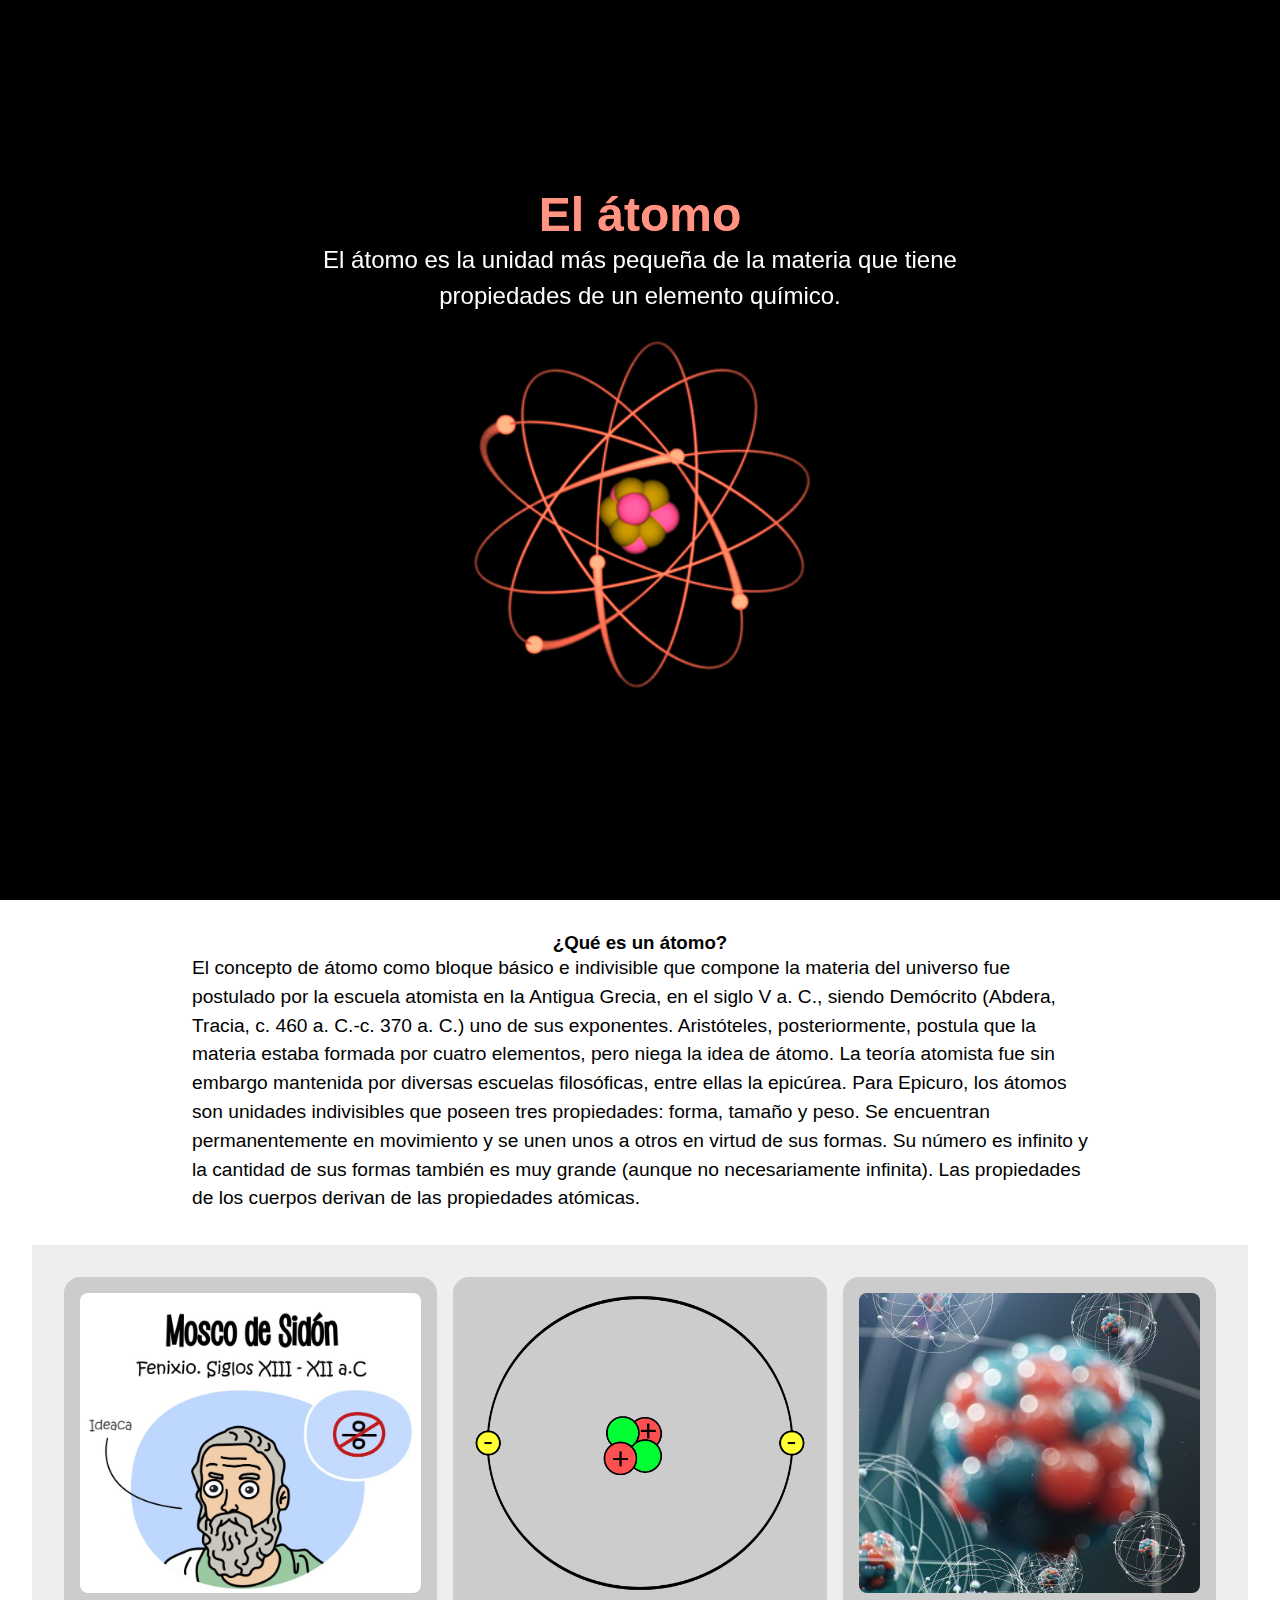
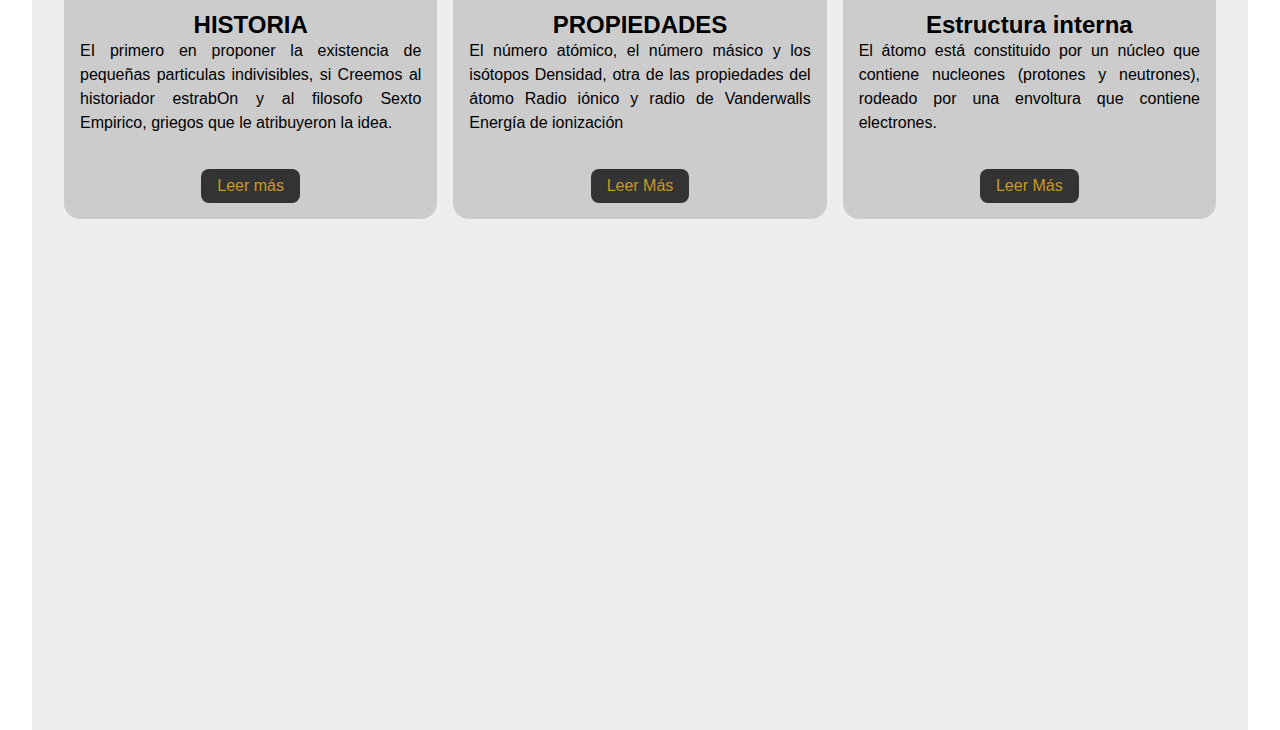
<file: index.html>
<!DOCTYPE html>
<html lang="en">
<head>
    <meta charset="UTF-8">
    <meta http-equiv="X-UA-Compatible" content="IE=edge">
    <meta name="viewport" content="width=device-width, initial-scale=1.0">
    <link rel="stylesheet" href="./style.css">
    <title>El átomo | tecnología</title>
</head>
<body>


    <div class="header">
        <div>
            <h1>El átomo</h1>
            <p>El átomo es la unidad más pequeña de la materia que tiene propiedades de un elemento químico.</p>
            <img class="planeta" src="./img/atomo" alt="">

        </div>
    </div>

    <div class="descripcion">
        <h3>¿Qué es un átomo?</h3>

        <p style="font-size:1.2em">        El concepto de átomo como bloque básico e indivisible que compone la materia del universo fue postulado por la escuela atomista en la Antigua Grecia, en el siglo V a. C., siendo Demócrito (Abdera, Tracia, c. 460 a. C.-c. 370 a. C.) uno de sus exponentes.

        Aristóteles, posteriormente, postula que la materia estaba formada por cuatro elementos, pero niega la idea de átomo. La teoría atomista fue sin embargo mantenida por diversas escuelas filosóficas, entre ellas la epicúrea. Para Epicuro, los átomos son unidades indivisibles que poseen tres propiedades: forma, tamaño y peso. Se encuentran permanentemente en movimiento y se unen unos a otros en virtud de sus formas. Su número es infinito y la cantidad de sus formas también es muy grande (aunque no necesariamente infinita). Las propiedades de los cuerpos derivan de las propiedades atómicas.</p>
    </div>



    <main>



        <div class="cards" id="cards">

            <div class="card">

                <img src="./img/mosco.jpg" alt=""> <br>
                <h2>HISTORIA</h2>
                <p>EI primero en proponer la existencia de pequeñas particulas
                indivisibles, si Creemos al historiador estrabOn y al filosofo
                Sexto Empirico, griegos que le atribuyeron la idea.
                </p> <br>
                <a href="./src/cronología.html">Leer más</a>

            </div>
            
            <div class="card">
                <img style="object-fit:contain" src="./img/Atom.svg.png" alt=""> <br>
                <h2>PROPIEDADES</h2>
                <p>El número atómico, el número másico y los isótopos
                    Densidad, otra de las propiedades del átomo
                    Radio iónico y radio de Vanderwalls
                    Energía de ionización</p> <br>
                <a href="./src/propiedades.html">Leer Más</a>

            </div>

            <div class="card">
                <img src="./img/estructura-atomica-nuclear-854x465.jpg  " alt=""> <br>
                <h2>Estructura interna</h2>
                <p>El átomo está constituido por un núcleo que contiene nucleones (protones y neutrones), rodeado por una envoltura que contiene electrones.</p> <br>
                <a href="./src/estructuras.html">Leer Más</a>

            </div>

        </div>


        <div style="display:flex" class="cards">
            <iframe width="100%" height="415" src="https://www.youtube.com/embed/D0V-N3TrAkY" title="YouTube video player" frameborder="0" allow="accelerometer; autoplay; clipboard-write; encrypted-media; gyroscope; picture-in-picture" allowfullscreen></iframe>
        </div>


    </main>
    
</body>
</html>
</file>
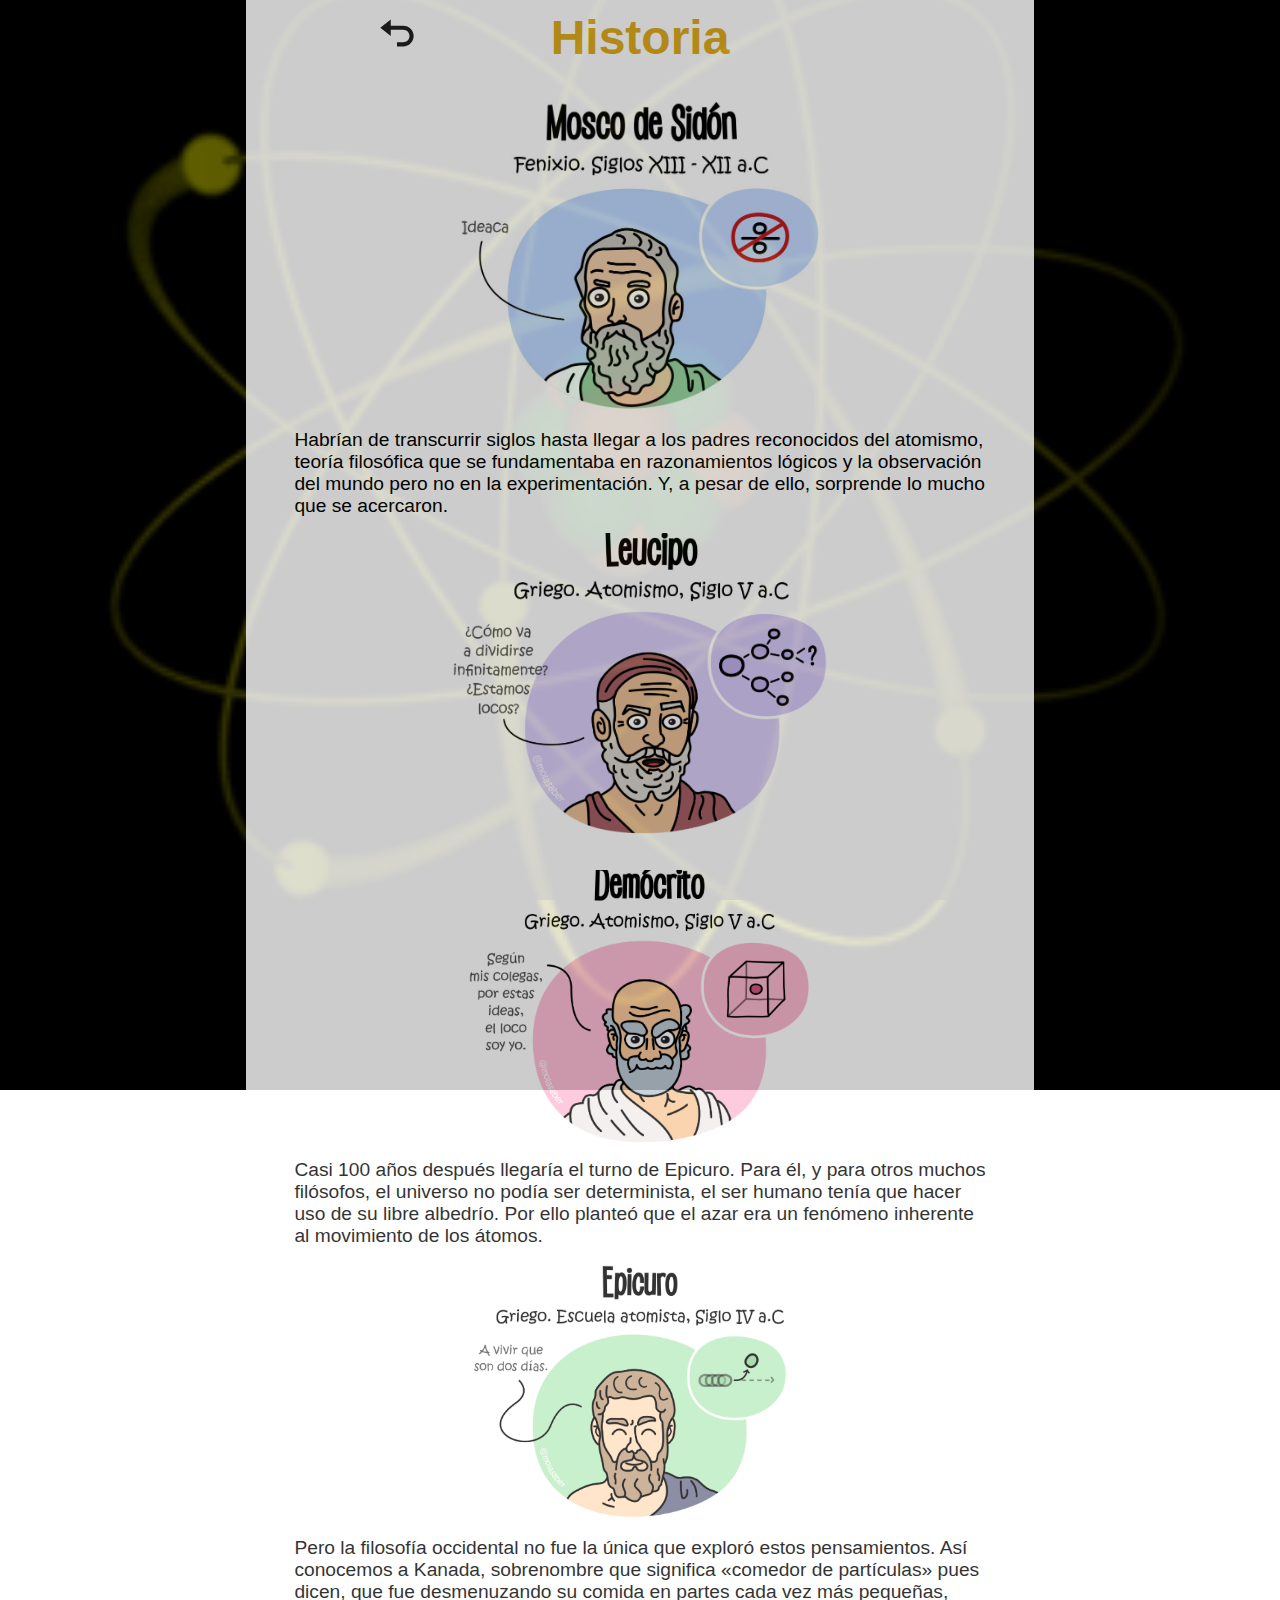
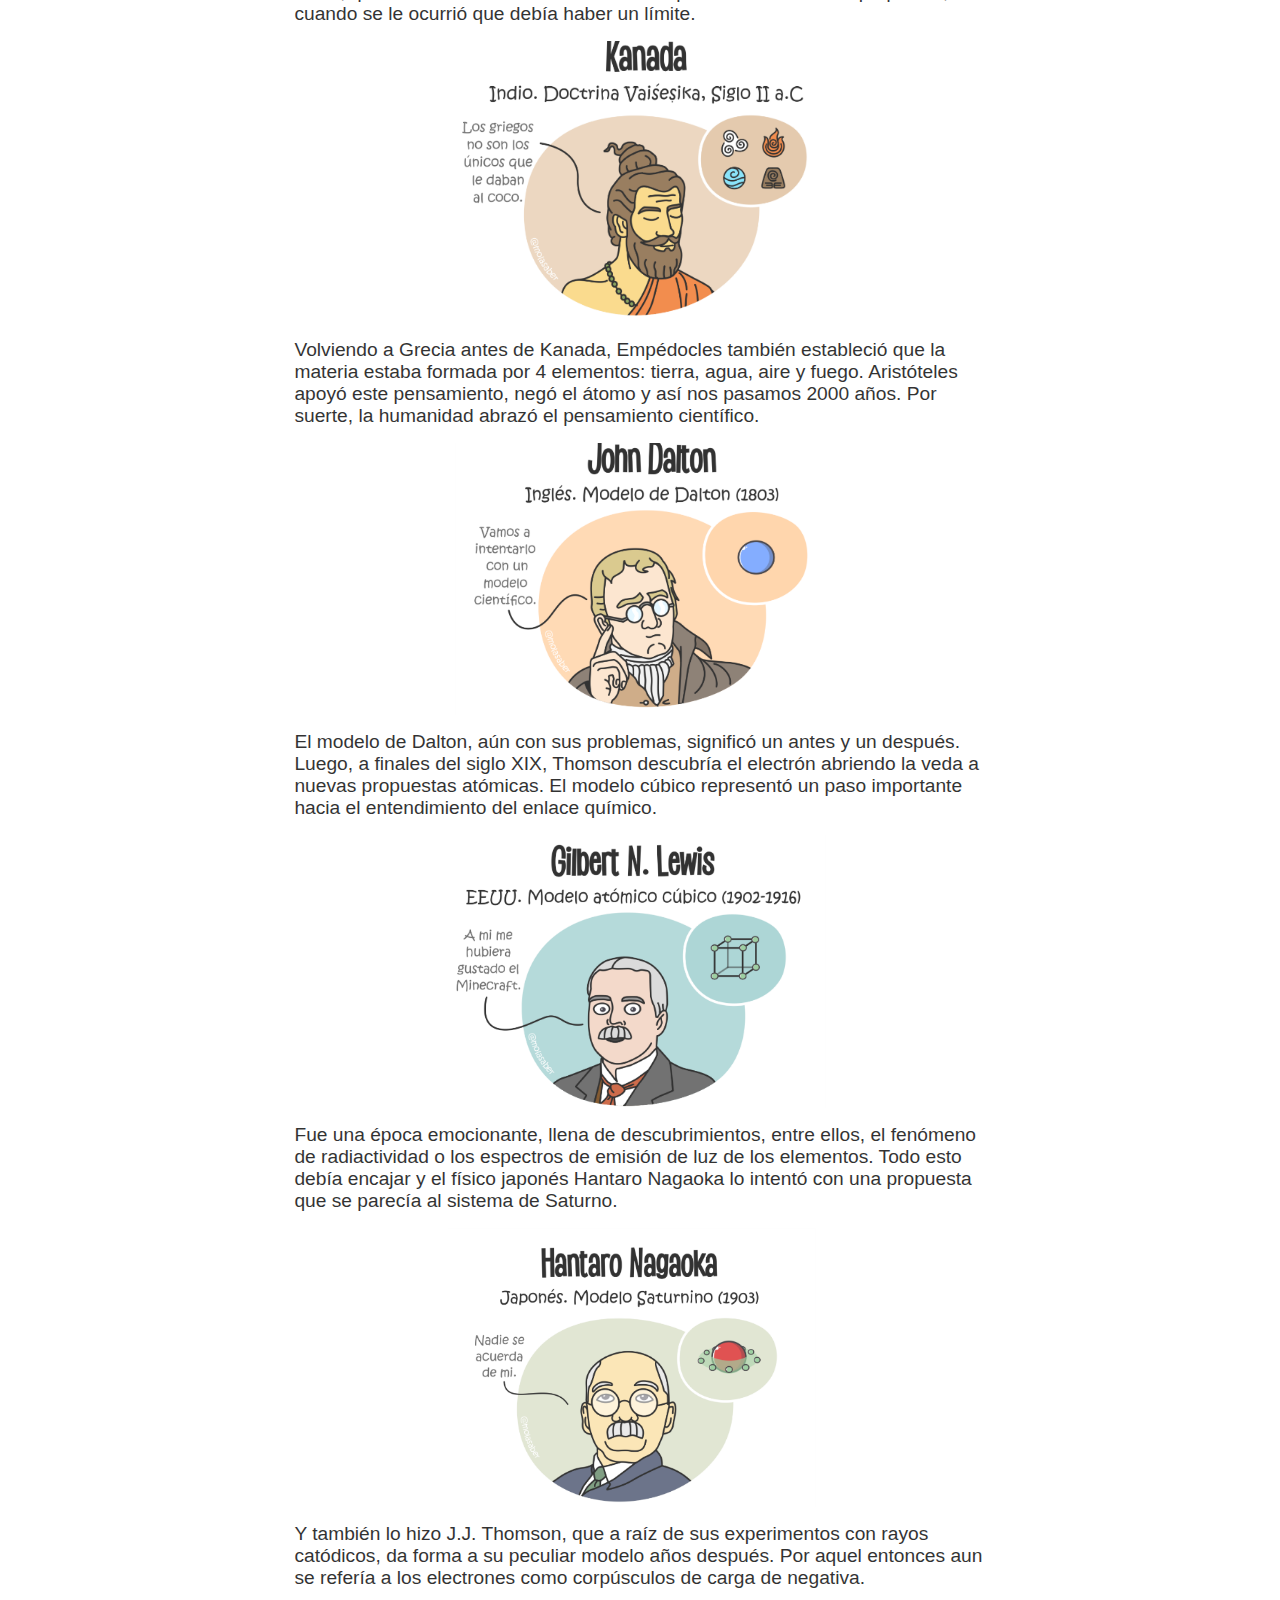
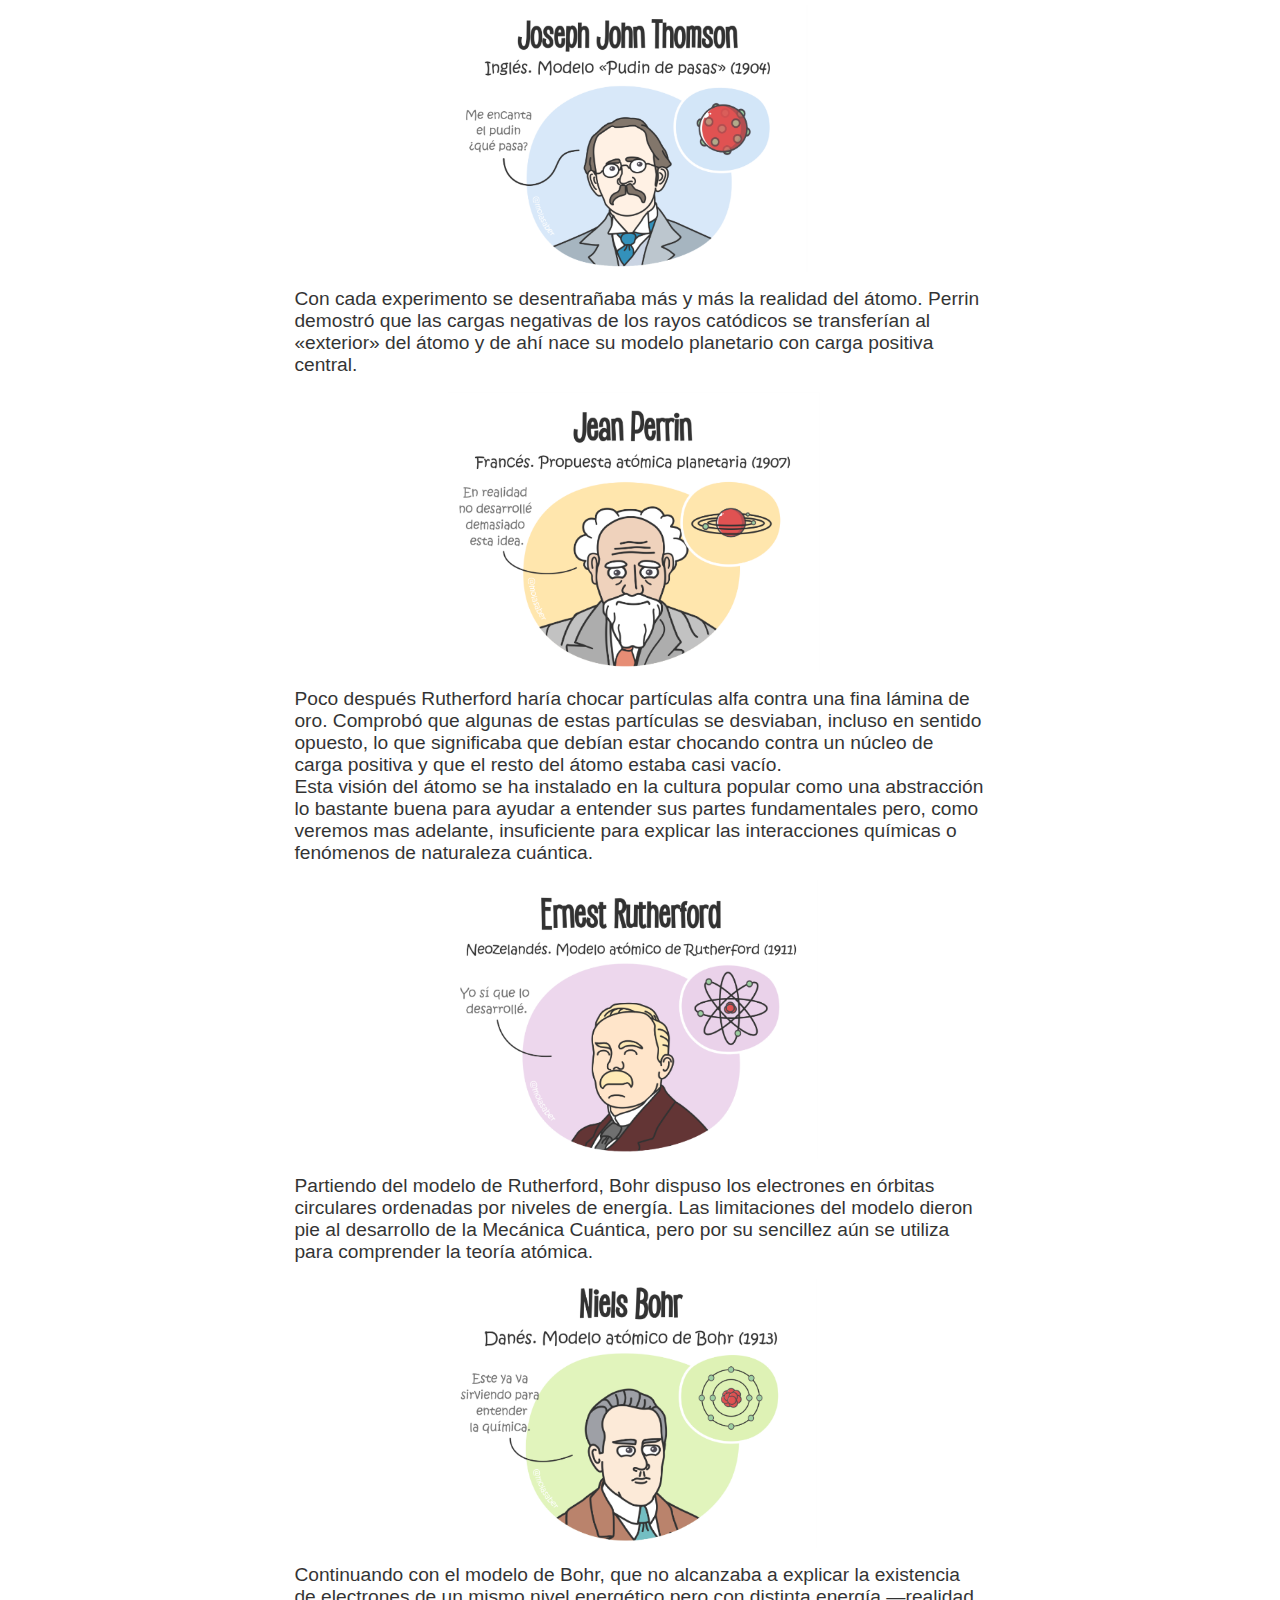
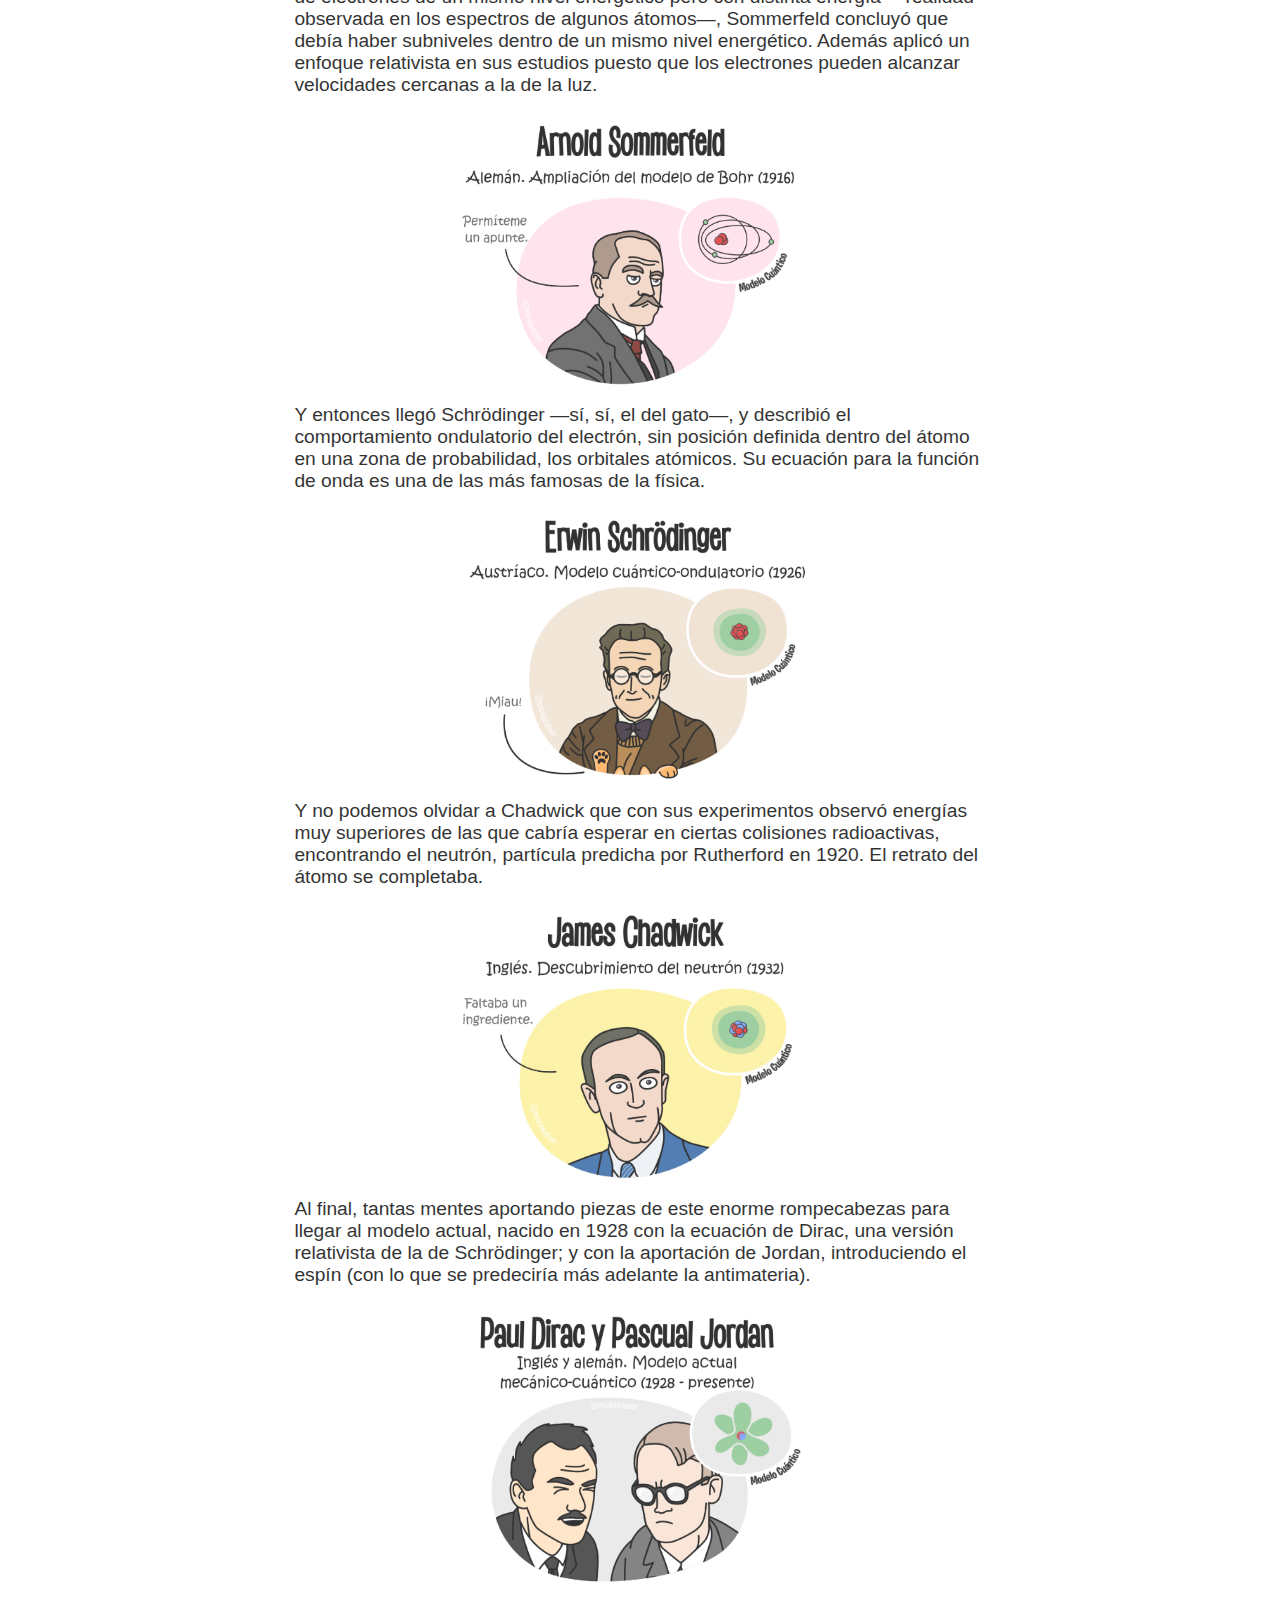
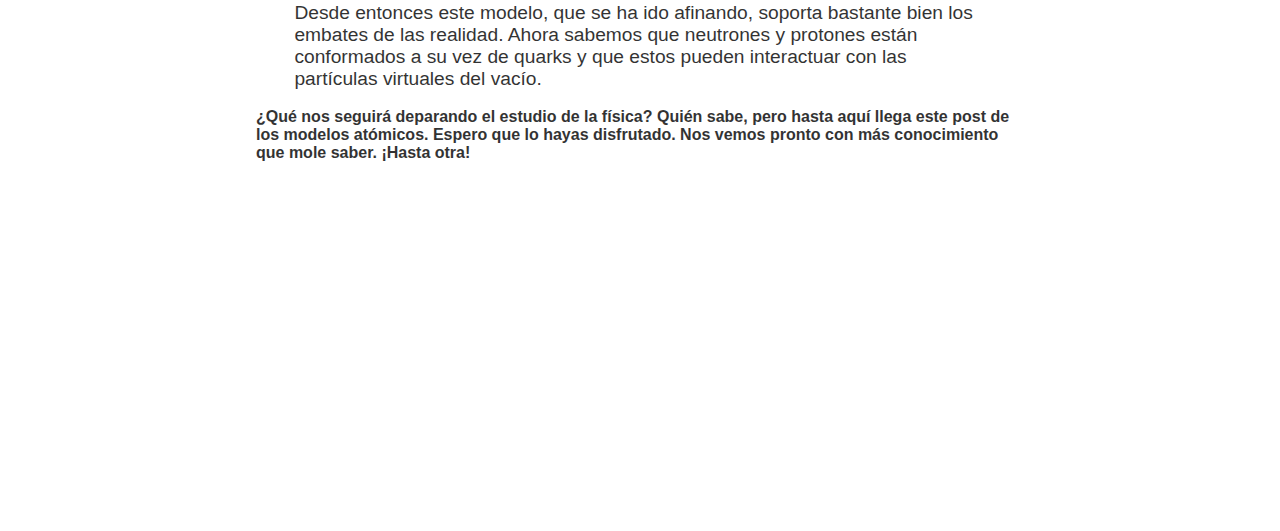
<file: src/cronología.html>
<!DOCTYPE html>
<html lang="en">
<head>
    <meta charset="UTF-8">
    <meta http-equiv="X-UA-Compatible" content="IE=edge">
    <meta name="viewport" content="width=device-width, initial-scale=1.0">
    <title>Historia</title>
</head>


<style>
    body{
            background:linear-gradient(to right,hsla(0, 0%, 0%, 0.60), hsla(0, 0%, 0%, 0.80)), url(../img/atomo);
            background-attachment: fixed;
            background-size: cover;
            background-position: center;
            background-repeat: no-repeat;
        }
        
    *{padding: 0; margin: 0;font-family: sans-serif;}
    h1{
        position: relative;
        font-size:3em;
        color: rgb(223, 171, 28);
        display: flex;
        justify-content: center;
        align-items: center;
        margin: auto;
        width: max-content;
        text-align: center;
    }

    h1 a{
        font-size: 1.3em;
        position: absolute;
        left:-100%;
      
    }

    .caja{
        opacity: .8;
        display: flex;
        align-items: center;
        justify-content: center;
        flex-direction: column;
        padding: 10px;
        width: 60%;
        margin:auto;
        background: rgb(255, 255, 255);
    }

    .in{
        display: flex;
        flex-direction: column;
        align-items: center;
        justify-content: center;
    }
    .caja .in img{
        width: 50%;
        margin: 1em auto;
    }
    .caja .in p{
        font-size: 1.2em;
        width: 90%;
        margin: auto;
    }
    a{
        text-decoration: none;
        margin: 0;
    }
    
    li{
        line-height: 1.7;
        padding-left: 50px;
    }
    @media (max-width:720px){
    .caja{
        width: 90%;
    }       
    }
</style>
<body>
    


    <div>

        <div class="caja">
            

            <h1 style="text-align: center;">
                

                <a href="../index.html#cards">

                <img width="50px" src="../img/flecha.svg" alt="">
                 </a>
                Historia
            </h1>
        

            <div class="in">
            


            <!-- <p style="line-height: 1.7; font-size: 17px;margin: 50px 0 10px;"> -->
                <img src="../img/historia/mosco.jpg" alt="">
            <!-- </p> -->
                <p>Habrían de transcurrir siglos hasta llegar a los padres reconocidos del atomismo, teoría filosófica que se fundamentaba en razonamientos lógicos y la observación del mundo pero no en la experimentación. Y, a pesar de ello, sorprende lo mucho que se acercaron.
                </p>

    
                <img src="../img/historia/leucipo.png" alt="">

                <img src="../img/historia/Democrito.png" alt="">
                <p>Casi 100 años después llegaría el turno de Epicuro. Para él, y para otros muchos filósofos, el universo no podía ser determinista, el ser humano tenía que hacer uso de su libre albedrío. Por ello planteó que el azar era un fenómeno inherente al movimiento de los átomos.</p>

                <img src="../img/historia/Epicuro.png" alt="">
                <!-- <img src="./" alt=""> -->

                <p>Pero la filosofía occidental no fue la única que exploró estos pensamientos. Así conocemos a Kanada, sobrenombre que significa «comedor de partículas» pues dicen, que fue desmenuzando su comida en partes cada vez más pequeñas, cuando se le ocurrió que debía haber un límite.

</p>

                <img src="../img/historia/kanada.png" alt="">
                <p>Volviendo a Grecia antes de Kanada, Empédocles también estableció que la materia estaba formada por 4 elementos: tierra, agua, aire y fuego. Aristóteles apoyó este pensamiento, negó el átomo y así nos pasamos 2000 años. Por suerte, la humanidad abrazó el pensamiento científico.</p>

                <img src="../img/historia/John.png" alt="">
                <p>El modelo de Dalton, aún con sus problemas, significó un antes y un después. Luego, a finales del siglo XIX, Thomson descubría el electrón abriendo la veda a nuevas propuestas atómicas. El modelo cúbico representó un paso importante hacia el entendimiento del enlace químico.</p>

                <img src="../img/historia/Gilbert.png" alt="">
                <p>Fue una época emocionante, llena de descubrimientos, entre ellos, el fenómeno de radiactividad o los espectros de emisión de luz de los elementos. Todo esto debía encajar y el físico japonés Hantaro Nagaoka lo intentó con una propuesta que se parecía al sistema de Saturno.</p>

                <img src="../img/historia/Hantaro.png" alt="">
                <p>Y también lo hizo J.J. Thomson, que a raíz de sus experimentos con rayos catódicos, da forma a su peculiar modelo años después. Por aquel entonces aun se refería a los electrones como corpúsculos de carga de negativa.</p>

                <img src="../img/historia/Joseph.png" alt="">
                <p>Con cada experimento se desentrañaba más y más la realidad del átomo. Perrin demostró que las cargas negativas de los rayos catódicos se transferían al «exterior» del átomo y de ahí nace su modelo planetario con carga positiva central.</p>

                <img src="../img/historia/Jean.png" alt="">
                <p>Poco después Rutherford haría chocar partículas alfa contra una fina lámina de oro. Comprobó que algunas de estas partículas se desviaban, incluso en sentido opuesto, lo que significaba que debían estar chocando contra un núcleo de carga positiva y que el resto del átomo estaba casi vacío. <br>

                Esta visión del átomo se ha instalado en la cultura popular como una abstracción lo bastante buena para ayudar a entender sus partes fundamentales pero, como veremos mas adelante, insuficiente para explicar las interacciones químicas o fenómenos de naturaleza cuántica.

                </p>

                
                <img src="../img/historia/Ernest.png" alt="">
                <p>Partiendo del modelo de Rutherford, Bohr dispuso los electrones en órbitas circulares ordenadas por niveles de energía. Las limitaciones del modelo dieron pie al desarrollo de la Mecánica Cuántica, pero por su sencillez aún se utiliza para comprender la teoría atómica.

                </p>

                <img src="../img/historia/Niels.png" alt="">
                <p>Continuando con el modelo de Bohr, que no alcanzaba a explicar la existencia de electrones de un mismo nivel energético pero con distinta energía —realidad observada en los espectros de algunos átomos—, Sommerfeld concluyó que debía haber subniveles dentro de un mismo nivel energético. Además aplicó un enfoque relativista en sus estudios puesto que los electrones pueden alcanzar velocidades cercanas a la de la luz.

                </p>

                <img src="../img/historia/Arnold.png" alt="">
                           
                <p>Y entonces llegó Schrödinger —sí, sí, el del gato—, y describió el comportamiento ondulatorio del electrón, sin posición definida dentro del átomo en una zona de probabilidad, los orbitales atómicos. Su ecuación para la función de onda es una de las más famosas de la física.</p>
                           
                           
                <img src="../img/historia/Erwin.png" alt="">
                           
                <p>Y no podemos olvidar a Chadwick que con sus experimentos observó energías muy superiores de las que cabría esperar en ciertas colisiones radioactivas, encontrando el neutrón, partícula predicha por Rutherford en 1920. El retrato del átomo se completaba.</p>
                           
                <img src="../img/historia/James.png" alt="">
                           
                <p>Al final, tantas mentes aportando piezas de este enorme rompecabezas para llegar al modelo actual, nacido en 1928 con la ecuación de Dirac, una versión relativista de la de Schrödinger; y con la aportación de Jordan, introduciendo el espín (con lo que se predeciría más adelante la antimateria).</p>
                           
                        
                <img src="../img/historia/Paul.png" alt="">
                           
                <p>Desde entonces este modelo, que se ha ido afinando, soporta bastante bien los embates de las realidad. Ahora sabemos que neutrones y protones están conformados a su vez de quarks y que estos pueden interactuar con las partículas virtuales del vacío.</p>
                           
                <br>

                <b>¿Qué nos seguirá deparando el estudio de la física? Quién sabe, pero hasta aquí llega este post de los modelos atómicos.

Espero que lo hayas disfrutado. Nos vemos pronto con más conocimiento que mole saber. ¡Hasta otra!</b>
                           
                

                <center style="margin-top: 40px">
        <iframe width="560" height="315" src="https://www.youtube.com/embed/II9yItIargs" title="YouTube video player" frameborder="0" allow="accelerometer; autoplay; clipboard-write; encrypted-media; gyroscope; picture-in-picture" allowfullscreen></iframe>
                </center>

           


            </div>


            
            </div>
        </div>
    </div>
</body>
</html>
</file>
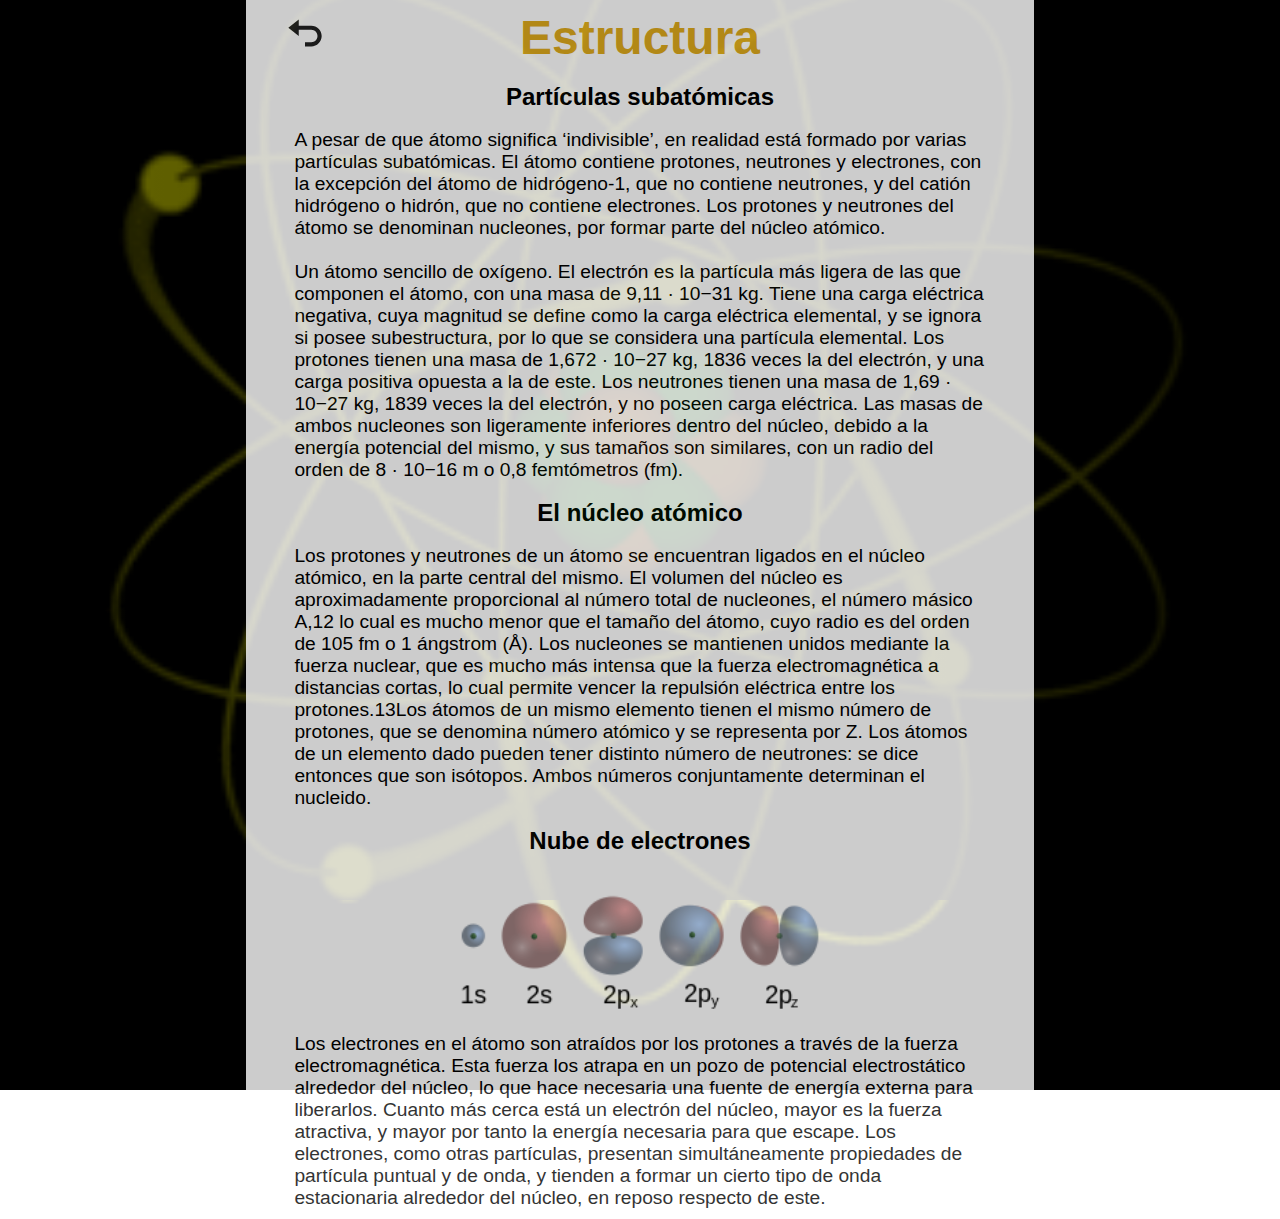
<file: src/estructuras.html>
<!DOCTYPE html>
<html lang="en">
<head>
    <meta charset="UTF-8">
    <meta http-equiv="X-UA-Compatible" content="IE=edge">
    <meta name="viewport" content="width=device-width, initial-scale=1.0">
    <title>Estructura</title>
</head>


<style>
    body{
            background:linear-gradient(to right,hsla(0, 0%, 0%, 0.60), hsla(0, 0%, 0%, 0.80)), url(../img/atomo);
            background-attachment: fixed;
            background-size: cover;
            background-position: center;
            background-repeat: no-repeat;
        }
        
    *{padding: 0; margin: 0;font-family: sans-serif;}
    h1{
        position: relative;
        font-size:3em;
        color: rgb(223, 171, 28);
        display: flex;
        justify-content: center;
        align-items: center;
        margin: auto;
        width: max-content;
        text-align: center;
    }

    h1 a{
        font-size: 1.3em;
        position: absolute;
        left:-100%;
      
    }
    .caja{
        opacity: .8;
        display: flex;
        align-items: center;
        justify-content: center;
        flex-direction: column;
        padding: 10px;
        width: 60%;
        margin:auto;
        background: rgb(255, 255, 255);
    }

    .in{
        display: flex;
        flex-direction: column;
        align-items: center;
        justify-content: center;
    }
    .caja .in img{
        width: 50%;
        margin: 1em auto;
    }
    .caja .in p{
        font-size: 1.2em;
        width: 90%;
        margin: auto;
    }
    a{
        text-decoration: none;
        margin: 0;
    }
    
    li{
        line-height: 1.7;
        padding-left: 50px;
    }
    @media (max-width:720px){
    .caja{
        width: 90%;
    }       
    }
</style>
<body>
    


    <div>

        <div class="caja">
            

            <h1 style="text-align: center;">
                

                <a href="../index.html#cards">

                <img width="50px" src="../img/flecha.svg" alt="">
                 </a>
                Estructura
            </h1>
        

            <br>

            <div class="in">
                <h2>Partículas subatómicas</h2> <br>

                <p>A pesar de que átomo significa ‘indivisible’, en realidad está formado por varias partículas subatómicas. El átomo contiene protones, neutrones y electrones, con la excepción del átomo de hidrógeno-1, que no contiene neutrones, y del catión hidrógeno o hidrón, que no contiene electrones. Los protones y neutrones del átomo se denominan nucleones, por formar parte del núcleo atómico.
                    <br> <br>   

                Un átomo sencillo de oxígeno.
                El electrón es la partícula más ligera de las que componen el átomo, con una masa de 9,11 · 10−31 kg. Tiene una carga eléctrica negativa, cuya magnitud se define como la carga eléctrica elemental, y se ignora si posee subestructura, por lo que se considera una partícula elemental. Los protones tienen una masa de 1,672 · 10−27 kg, 1836 veces la del electrón, y una carga positiva opuesta a la de este. Los neutrones tienen una masa de 1,69 · 10−27 kg, 1839 veces la del electrón, y no poseen carga eléctrica. Las masas de ambos nucleones son ligeramente inferiores dentro del núcleo, debido a la energía potencial del mismo, y sus tamaños son similares, con un radio del orden de 8 · 10−16 m o 0,8 femtómetros (fm).</p>



                <br>
                <h2>El núcleo atómico</h2> <br>

                <p>Los protones y neutrones de un átomo se encuentran ligados en el núcleo atómico, en la parte central del mismo. El volumen del núcleo es aproximadamente proporcional al número total de nucleones, el número másico A,12​ lo cual es mucho menor que el tamaño del átomo, cuyo radio es del orden de 105 fm o 1 ángstrom (Å). Los nucleones se mantienen unidos mediante la fuerza nuclear, que es mucho más intensa que la fuerza electromagnética a distancias cortas, lo cual permite vencer la repulsión eléctrica entre los protones.13​

                Los átomos de un mismo elemento tienen el mismo número de protones, que se denomina número atómico y se representa por Z. Los átomos de un elemento dado pueden tener distinto número de neutrones: se dice entonces que son isótopos. Ambos números conjuntamente determinan el nucleido.</p>


                <br>
                <h2>Nube de electrones</h2> <br>

                <img style="float:right ;margin:1em" src="../img/nube.png" alt="">

                    <p>                Los electrones en el átomo son atraídos por los protones a través de la fuerza electromagnética. Esta fuerza los atrapa en un pozo de potencial electrostático alrededor del núcleo, lo que hace necesaria una fuente de energía externa para liberarlos. Cuanto más cerca está un electrón del núcleo, mayor es la fuerza atractiva, y mayor por tanto la energía necesaria para que escape.

                Los electrones, como otras partículas, presentan simultáneamente propiedades de partícula puntual y de onda, y tienden a formar un cierto tipo de onda estacionaria alrededor del núcleo, en reposo respecto de este. </p>
            </div>


            
            </div>
        </div>
    </div>
</body>
</html>
</file>
<file: style.css>
*{
    margin: 0;
    padding: 0;
    box-sizing: border-box;
    font-family: sans-serif;
}


.header{
    width: 100%;
    height: 100vh;
    background:#000;
    background-size: cover;
    background-repeat: no-repeat;
    color: #fff;

    display: flex;
    align-items: center;
    justify-content: center;
    font-family: sans-serif;
    filter: hue-rotate(300deg);
    
}


.header p {
    width: 70%;
    margin:2em;
    font-size: 1.5rem;
    text-align: center;
    margin: auto;
}
.header div{
    display: flex;
    flex-direction: column;
    align-items: center;
    justify-content: center;
}
.header h1{
    color: rgb(211, 193, 33);
    font-size: 3rem;
}

.planeta{
    width: 50%;
    max-width:400px;
}


p{
    line-height: 1.5;
}






.descripcion{
    width: 100%;
    /* height: 50vh; */
    height: min-content;
    display: flex;
    flex-direction: column;
    align-items: center;
    justify-content: center;
    width: 70%;
    margin: 2em auto;
}














/* ////////////////////// */
/* TARJETAS  */


.cards{
    padding: 2em;
    width: 95%;
    margin: auto;
    /* margin-top: -70px; */
    background: #eee;

    gap: 1em;
    display:grid;
    grid-template-columns: repeat(3, 1fr);
}


.card{
    display: flex;
    flex-direction: column;
    align-items: center;
    justify-content: center;
    background: #ccc;
    border-radius: 1em;
    padding: 1em;
}

.card img{
    object-fit:cover;
    border-radius: .5em;
    height: 300px;

    width: 100%;
}

.card p{
    text-align: justify;
}
.card a {
    text-decoration: none;
    margin: auto;
    border-radius: .5em;
    background: #333;
    margin-top: 1em;
    padding: .5em 1em;
    color: rgb(199, 155, 34);
    transition: .3s ease-in-out;
}

.card a:hover{
    color: #333;
    background: rgb(199, 141, 34);
}

@media screen and (max-width:900px){
    .cards{
        grid-template-columns: 1fr 1fr;
    }
}

@media screen and (max-width:700px){
    .cards{
        grid-template-columns: 1fr;
    }
}
</file>
